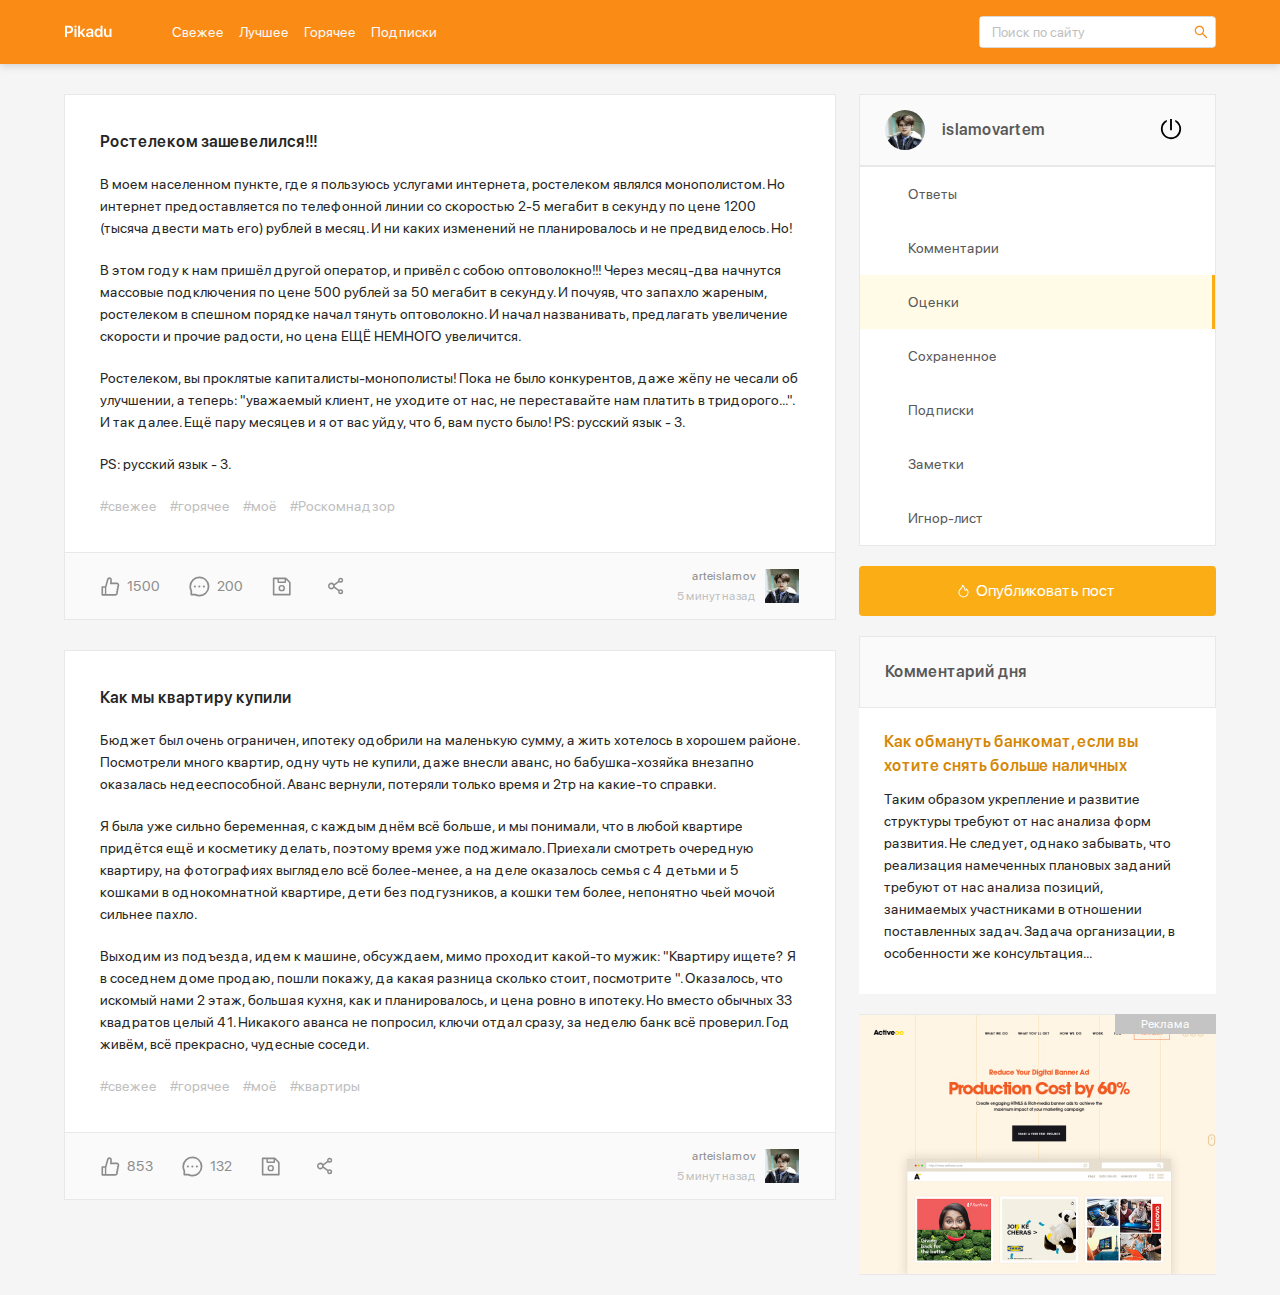
<file: index.html>
<!DOCTYPE html>
<html lang="ru">

<head>
	<meta charset="UTF-8">
	<meta name="viewport" content="width=device-width, initial-scale=1.0">
	<title>Pikadu - главная</title>
	<link rel="stylesheet" href="css/reset.css">
	<link rel="stylesheet" href="css/style.css">
</head>

<body>
	<header class="header">
		<div class="container">
			<div class="header__head">
				<a class="header__logo" href=""><img src="image/Pikadu.svg" alt="Логотип"></a>
				<nav class="header__nav">
					<ul class="header__ul">
						<li class="header__li"><a href="#">Свежее</a></li>
						<li class="header__li"><a href="#">Лучшее</a></li>
						<li class="header__li"><a href="#">Горячее</a></li>
						<li class="header__li"><a href="#">Подписки</a></li>
					</ul>
				</nav>
				<form action="#" class="header__form">
					<input type="search" class="header__search" placeholder="Поиск по сайту">
					<button class="header__btn"></button>
				</form>
				<a href="#" class="header__sidebar" id="header__sidebar">
					<span></span>
					<span></span>
					<span></span>
				</a>
			</div>
		</div>
	</header>
	<div class="contant container">
		<div class="contant-main">
			<main class="post">
				<div class="post__contant">
					<h1 class="post__title">Ростелеком зашевелился!!!</h1>
					<p class="post__text">В моем населенном пункте, где я пользуюсь услугами интернета, ростелеком являлся
						монополистом. Но интернет предоставляется по телефонной линии со скоростью 2-5 мегабит в секунду по цене
						1200
						(тысяча двести мать его) рублей в месяц. И ни каких изменений не планировалось и не предвиделось.
						Но!</p>
					<p class="post__text">В этом году к нам пришёл другой оператор, и привёл с собою оптоволокно!!! Через
						месяц-два
						начнутся массовые подключения по цене 500 рублей за 50 мегабит в секунду.
						И почуяв, что запахло жареным, ростелеком в спешном порядке начал тянуть оптоволокно. И начал названивать,
						предлагать увеличение скорости и прочие радости, но цена ЕЩЁ НЕМНОГО увеличится.</p>
					<p class="post__text">Ростелеком, вы проклятые капиталисты-монополисты! Пока не было конкурентов, даже жёпу не
						чесали об улучшении, а теперь: "уважаемый клиент, не уходите от нас, не переставайте нам платить в
						тридорого...". И так далее.
						Ещё пару месяцев и я от вас уйду, что б, вам пусто было!
						PS: русский язык - 3.</p>
					<p class="post__text">PS: русский язык - 3.</p>
					<div class="post__tags">
						<a href="#" class="post__tag">#свежее</a>
						<a href="#" class="post__tag">#горячее</a>
						<a href="#" class="post__tag">#моё</a>
						<a href="#" class="post__tag">#Роскомнадзор</a>
					</div>
				</div>
				<div class="post__footer">
					<div class="post__buttons">
						<div class="post__btn">
							<svg width="19" height="19" class="icon">
								<use xlink:href="image/icon.svg#comments"></use>
							</svg>
							<span class="post__counter">1500</span>
						</div>
						<div class="post__btn">
							<svg width="21" height="21" class="icon">
								<use xlink:href="image/icon.svg#like"></use>
							</svg>
							<span class="post__counter">200</span>

						</div>
						<div class="post__btn">
							<svg width="19" height="19" class="icon">
								<use xlink:href="image/icon.svg#save"></use>
							</svg></div>
						<div class="post__btn">
							<svg width="17" height="18" class="icon">
								<use xlink:href="image/icon.svg#share"></use>
							</svg></div>
					</div>
					<div class="post__avatar">
						<div class="post__info">
							<div class="post__name">arteislamov</div>
							<div class="post__time">5 минут назад</div>
						</div>
						<a href="#"><img class="post__image" src="image/face.jpg" alt=""></a>
					</div>
				</div>
			</main>
			<main class="post">
				<div class="post__contant">
					<h1 class="post__title">Как мы квартиру купили</h1>
					<p class="post__text">Бюджет был очень ограничен, ипотеку одобрили на маленькую сумму, а жить хотелось в
						хорошем
						районе. Посмотрели много квартир, одну чуть не купили, даже внесли аванс, но бабушка-хозяйка внезапно
						оказалась
						недееспособной. Аванс вернули, потеряли только время и 2тр на какие-то справки.</p>
					<p class="post__text">Я была уже сильно беременная, с каждым днём всё больше, и мы понимали, что в любой
						квартире
						придётся ещё и косметику делать, поэтому время уже поджимало.

						Приехали смотреть очередную квартиру, на фотографиях выглядело всё более-менее, а на деле оказалось семья с
						4
						детьми и 5 кошками в однокомнатной квартире, дети без подгузников, а кошки тем более, непонятно чьей мочой
						сильнее пахло.</p>
					<p class="post__text">Выходим из подъезда, идем к машине, обсуждаем, мимо проходит какой-то мужик: "Квартиру
						ищете? Я в соседнем доме продаю, пошли покажу, да какая разница сколько стоит, посмотрите ". Оказалось, что
						искомый нами 2 этаж, большая кухня, как и планировалось, и цена ровно в ипотеку. Но вместо обычных 33
						квадратов
						целый 41. Никакого аванса не попросил, ключи отдал сразу, за неделю банк всё проверил. Год живём, всё
						прекрасно,
						чудесные соседи.</p>
					<div class="post__tags">
						<a href="#" class="post__tag">#свежее</a>
						<a href="#" class="post__tag">#горячее</a>
						<a href="#" class="post__tag">#моё</a>
						<a href="#" class="post__tag">#квартиры</a>
					</div>
				</div>
				<div class="post__footer">
					<div class="post__buttons">
						<div class="post__btn">
							<svg width="19" height="19" class="icon">
								<use xlink:href="image/icon.svg#comments"></use>
							</svg>
							<span class="post__counter">853</span>
						</div>
						<div class="post__btn">
							<svg width="21" height="21" class="icon">
								<use xlink:href="image/icon.svg#like"></use>
							</svg>
							<span class="post__counter">132</span>

						</div>
						<div class="post__btn">
							<svg width="19" height="19" class="icon">
								<use xlink:href="image/icon.svg#save"></use>
							</svg></div>
						<div class="post__btn">
							<svg width="17" height="18" class="icon">
								<use xlink:href="image/icon.svg#share"></use>
							</svg></div>
					</div>
					<div class="post__avatar">
						<div class="post__info">
							<div class="post__name">arteislamov</div>
							<div class="post__time">5 минут назад</div>
						</div>
						<a href="#"><img class="post__image" src="image/face.jpg" alt=""></a>
					</div>
				</div>
			</main>
		</div>

		<aside class="sidebar">
			<div class="user">
				<img src="image/face.jpg" alt="" class="user__img">
				<div class="user__name">islamovartem</div>
				<div class="user__exit">
					<svg class="icon icon-exit">
						<use xlink:href="image/icon.svg#exit"></use>
					</svg>
				</div>
			</div>
			<nav class="sidebar__nav">
				<ul class="sidebar__ul">
					<li class="sidebar__li "><a href="#">Ответы</a></li>
					<li class="sidebar__li"><a href="#">Комментарии</a></li>
					<li class="sidebar__li sidebar__li-active"><a href="#">Оценки</a></li>
					<li class="sidebar__li"><a href="#">Сохраненное</a></li>
					<li class="sidebar__li"><a href="#">Подписки</a></li>
					<li class="sidebar__li"><a href="#">Заметки</a></li>
					<li class="sidebar__li"><a href="#">Игнор-лист</a></li>
				</ul>
			</nav>
			<a href="form.html" class="sidebar__btn">
				<svg class="icon icon-fire">
					<use xlink:href="image/icon.svg#fire"></use>
				</svg>
				<span class="sidebar__post">Опубликовать пост</span>
			</a>
			<div class="card">
				<div class="card__header">
					<div class="card__title">Комментарий дня</div>
				</div>
				<div class="card__body">
					<a href="#" class="card__name">Как обмануть банкомат, если вы хотите снять больше наличных</a>
					<div class="card__text">Таким образом укрепление и развитие структуры требуют от нас анализа форм развития. Не
						следует, однако забывать, что реализация намеченных плановых заданий требуют от нас анализа позиций,
						занимаемых участниками в отношении поставленных задач. Задача организации, в особенности же консультация...
					</div>
				</div>
			</div>
			<div class="promo">
			</div>
		</aside>
		<script src="js/main.js"></script>
	</div>
</body>


</html>
</file>
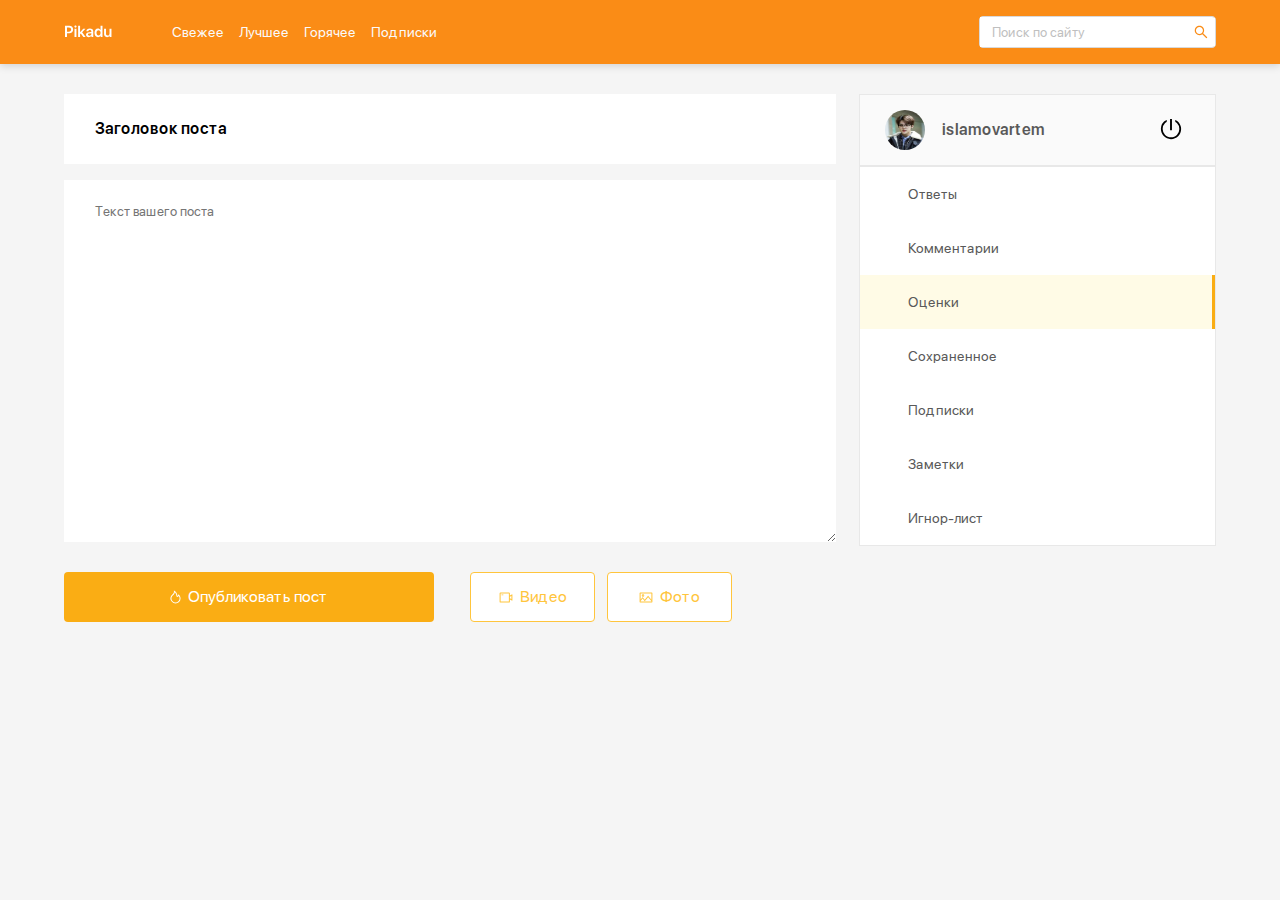
<file: form.html>
<!DOCTYPE html>
<html lang="ru">

<head>
	<meta charset="UTF-8">
	<meta name="viewport" content="width=device-width, initial-scale=1.0">
	<title>Pikadu - пост</title>
	<link rel="stylesheet" href="css/reset.css">
	<link rel="stylesheet" href="css/style.css">
</head>

<body>
	<header class="header">
		<div class="container">
			<div class="header__head">
				<a class="header__logo" href=""><img src="image/Pikadu.svg" alt="Логотип"></a>
				<nav class="header__nav">
					<ul class="header__ul">
						<li class="header__li"><a href="#">Свежее</a></li>
						<li class="header__li"><a href="#">Лучшее</a></li>
						<li class="header__li"><a href="#">Горячее</a></li>
						<li class="header__li"><a href="#">Подписки</a></li>
					</ul>
				</nav>
				<form action="#" class="header__form">
					<input type="search" class="header__search" placeholder="Поиск по сайту">
					<button class="header__btn"></button>
				</form>
				<a href="#" class="header__sidebar" id="header__sidebar">
					<span></span>
					<span></span>
					<span></span>
				</a>
			</div>
		</div>
	</header>
	<div class="contant container">
		<div class="contant-main">

			<form class="post-form" action="#" method="GET">
				<input class="post-form__title" type="text" name="title" placeholder="Заголовок поста">
				<textarea class="post-form__textarea" name="text" id="" placeholder="Текст вашего поста"></textarea>
				<div class="post-form__buttons">
					<a href="#" class="sidebar__btn sidebar__btn-post">
						<svg class="icon icon-fire">
							<use xlink:href="image/icon.svg#fire"></use>
						</svg>
						<span class="sidebar__post">Опубликовать пост</span>
					</a>
					<a href="#" class="sidebar__btn sidebar__btn-video">
						<svg class="icon icon-video">
							<use xlink:href="image/icon.svg#video"></use>
						</svg>
						<span class="sidebar__post1">Видео</span>
					</a><a href="#" class="sidebar__btn sidebar__btn-photo">
						<svg class="icon icon-photo">
							<use xlink:href="image/icon.svg#photo"></use>
						</svg>
						<span class="sidebar__post1">Фото</span>
					</a>
				</div>

			</form>

		</div>

		<aside class="sidebar">
			<div class="user">
				<img src="image/face.jpg" alt="" class="user__img">
				<div class="user__name">islamovartem</div>
				<div class="user__exit">
					<svg class="icon icon-exit">
						<use xlink:href="image/icon.svg#exit"></use>
					</svg>
				</div>
			</div>
			<nav class="sidebar__nav">
				<ul class="sidebar__ul">
					<li class="sidebar__li "><a href="#">Ответы</a></li>
					<li class="sidebar__li"><a href="#">Комментарии</a></li>
					<li class="sidebar__li sidebar__li-active"><a href="#">Оценки</a></li>
					<li class="sidebar__li"><a href="#">Сохраненное</a></li>
					<li class="sidebar__li"><a href="#">Подписки</a></li>
					<li class="sidebar__li"><a href="#">Заметки</a></li>
					<li class="sidebar__li"><a href="#">Игнор-лист</a></li>
				</ul>
			</nav>

		</aside>
		<script src="js/main.js"></script>
	</div>
</body>


</html>
</file>
<file: css/style.css>
@font-face {
	font-family: "SFProDisplay-Regular";
	src: local("SFProDisplay-Regular"), url("../fonts/SFProDisplay-Regular.woff") format("woff"),
		url("../fonts/SFProDisplay-Regular.woff2") format("woff2");
	font-weight: normal;
}
@font-face {
	font-family: "SFProDisplay-Semibold";
	src: local("SFProDisplay-Semibold"), url("../fonts/SFProDisplay-Semibold.woff") format("woff"),
		url("../fonts/SFProDisplay-Semibold.woff2") format("woff2");
	font-weight: bold;
}

/* Глобальные классы */
body {
	font-family: "SFProDisplay-Regular", sans-serif;
	background: #f5f5f5;
}
.container {
	max-width: 1200px;
	margin: 0 auto;
	width: 90%;
}
/* header */
.header {
	background: #fa8c16;
	padding: 16px 0;
	box-shadow: 0px 2px 8px rgba(0, 0, 0, 0.15);
	margin-bottom: 30px;
}

.header__head {
	display: flex;
	align-items: center;
	justify-content: space-between;
}
.header__logo {
	margin-right: 60px;
}
.header__nav {
	margin-right: auto;
}
.header__ul {
	display: flex;
}
.header__li:not(:last-child) {
	margin-right: 15px;
}
.header__li a {
	/* font-family: SF Pro Display; */
	font-size: 14px;
	line-height: 22px;

	color: #fafafa;
}
.header__form {
	max-width: 237px;
	width: 100%;
	height: 32px;
	background-color: #fff;
	display: flex;
	justify-content: space-between;
	align-items: center;
	border: 1px solid #d9d9d9;
	box-sizing: border-box;
	border-radius: 4px;
}
.header__search {
	padding-left: 12px;
	minwidth: 88%;
	height: 100%;
}

input[type="search"]::-moz-placeholder {
	color: #bfbfbf; /* Цвет подсказывающего текста */
}
input[type="search"]::-webkit-input-placeholder {
	color: #bfbfbf;
}
input[type="search"]:-ms-input-placeholder {
	color: #bfbfbf;
}
input[type="search"]::-ms-input-placeholder {
	color: #bfbfbf;
}
input[type="search"]::placeholder {
	color: #bfbfbf;
}

.header__btn {
	/* margin-right: 12px; */

	width: 12.5px;
	height: 12.5px;
	background: #fff url("../image/search.svg") center center no-repeat;
	padding: 14px;
}

/* post */
.contant {
	display: flex;
	justify-content: space-between;
}
.contant-main {
	width: 67%;
}
.post {
	/* max-width: 800px;
	 */
	background-color: #fff;
	border: 1px solid #e8e8e8;
	margin-bottom: 30px;
}
.post__contant {
	padding: 35px;
}
.post__title {
	font-family: "SFProDisplay-Semibold";
	font-weight: 600;
	font-size: 16px;
	line-height: 24px;
	color: #262626;
	margin-bottom: 19px;
}
.post__text {
	font-size: 14px;
	line-height: 22px;
	color: #262626;
	margin-bottom: 20px;
}
.post__tags {
}
.post__tag {
	font-size: 14px;
	line-height: 22px;
	color: #bfbfbf;
	margin-right: 10px;
}

.post__footer {
	padding: 13px 36px;
	background: #fafafa;
	border-top: 1px solid #e8e8e8;
	display: flex;
	justify-content: space-between;
}
.post__footer .icon {
	fill: #8c8c8c;
}

.post__buttons {
	display: flex;
	align-items: center;
}
.post__btn {
	display: flex;
	align-items: center;
	margin-right: 29px;
	cursor: pointer;
}
.post__counter {
	font-size: 14px;
	line-height: 22px;
	color: #8c8c8c;
}
.icon {
	margin-right: 7px;
}
.post__avatar {
	display: flex;
	align-items: center;
}
.post__name {
	font-size: 12px;
	line-height: 20px;
	text-align: right;
	color: #8c8c8c;
}
.post__time {
	font-size: 12px;
	line-height: 20px;
	text-align: right;
	color: #bfbfbf;
}
.post__image {
	margin-left: 9px;
	width: 34px;
	height: 34px;
}

/* sidebar */

.user__img {
}
.user__name {
}
.user__exit {
}
.icon {
}

.sidebar {
	width: 31%;
}
.user {
	padding: 15px 25px;
	background: #fafafa;
	border: 1px solid #e8e8e8;
	display: flex;
	align-items: center;
	justify-content: space-between;
}
.user__name {
	margin-right: auto;
	font-family: "SFProDisplay-SemiBold";
	font-size: 16px;
	line-height: 24px;
	color: #595959;
}
.user__img {
	margin-right: 17px;
	width: 40px;
	height: 40px;
	border-radius: 50%;
}
.icon-exit {
	fill: black;
	width: 24px;
	height: 24px;
}
.sidebar__nav {
	background-color: #fff;
	border: 1px solid #e8e8e8;
}
.sidebar__ul {
}
.sidebar__li a {
	display: block;
	padding: 16px 16px 16px 48px;
	font-size: 14px;
	line-height: 22px;

	color: #595959;
}

.sidebar__li:hover {
	background: #fffbe6;
}

.sidebar__li-active {
	border-right: 3px solid #faad14;
	background: #fffbe6;
}
.sidebar__btn {
	margin-top: 20px;
	display: block;
	height: 50px;
	width: 100%;
	background: #faad14;
	border-radius: 4px;
	display: flex;
	align-items: center;
	justify-content: center;
}
.sidebar__post {
	font-size: 16px;
	line-height: 24px;
	color: #ffffff;
}
.icon-fire {
	width: 11px;
	height: 14px;
	fill: #fff;
}

.card {
	margin-top: 20px;
}
.card__header {
	padding: 23px 25px;
	background: #fafafa;
	border: 1px solid #e8e8e8;
}
.card__title {
	font-family: "SFProDisplay-SemiBold";
	font-size: 16px;
	line-height: 24px;
	color: #595959;
}
.card__body {
	background-color: #fff;
	padding: 22px 40px 30px 25px;
}
.card__name {
	display: inline-block;
	margin-bottom: 10px;
	font-family: "SFProDisplay-SemiBold";
	font-size: 16px;
	line-height: 24px;

	color: #d48806;
}
.card__text {
	font-size: 14px;
	line-height: 22px;
	color: #262626;
}
.promo {
	margin-top: 20px;
	margin-bottom: 20px;
	position: relative;
	background-color: #fff;
	width: 100%;
	height: 261px;
	background: url("../image/promo.jpg") center center / cover no-repeat;
}
.promo:before {
	content: "Реклама";
	position: absolute;
	right: 0;
	top: 0;
	padding: 0px 26px;
	background: #c4c4c4;
	font-size: 12px;
	line-height: 20px;
	color: #ffffff;
}
.header__sidebar {
	display: none;
}

.post-form {
	display: flex;
	flex-direction: column;
}
.post-form__title {
	margin-bottom: 16px;
	height: 70px;
	padding-left: 31px;
}
.post-form__textarea {
	height: 362px;
	padding-left: 31px;
	padding-top: 23px;
}

.post-form__title::-moz-placeholder {
	font-size: 16px;
	line-height: 24px;
	color: #000000;
	font-family: "SFProDisplay-SemiBold";
}
.post-form__title::-webkit-input-placeholder {
	font-size: 16px;
	line-height: 24px;
	color: #000000;
	font-family: "SFProDisplay-SemiBold";
}
.post-form__title:-ms-input-placeholder {
	font-size: 16px;
	line-height: 24px;
	color: #000000;
	font-family: "SFProDisplay-SemiBold";
}
.post-form__title::-ms-input-placeholder {
	font-size: 16px;
	line-height: 24px;
	color: #000000;
	font-family: "SFProDisplay-SemiBold";
}
.post-form__title::placeholder {
	font-size: 16px;
	line-height: 24px;
	color: #000000;
	font-family: "SFProDisplay-SemiBold";
}
.post-form__buttons {
	margin-top: 10px;
}
.sidebar__btn-post {
	max-width: 370px;
	margin-right: 36px;
}
.sidebar__btn-video,
.sidebar__btn-photo {
	max-width: 125px;
	background: #ffffff;
	border: 1px solid #ffc53d;
	border-radius: 4px;
	font-size: 16px;
	line-height: 24px;
	color: #ffc53d;
}
.sidebar__btn-video {
	margin-right: 12px;
}
.icon-photo,
.icon-video {
	fill: #ffc53d;
	width: 14px;
	height: 11px;
}

.post-form__buttons {
	display: flex;
	align-items: center;
}

@media (max-width: 1000px) {
	.contant-main {
		margin-top: 90px;
	}
	.sidebar {
		display: none;
	}
	.contant-main {
		width: 100%;
	}
	.header__sidebar {
		margin-left: 10px;
		display: flex;
		flex-direction: column;
		justify-content: space-between;
		width: 30px;
		height: 20px;
	}
	.header__sidebar span {
		display: inline-block;
		height: 3px;
		width: 100%;
		background-color: #fff;
	}
	.header {
		position: fixed;
		width: 100%;
	}
	.sidebar-visible {
		display: block;
		position: fixed;
		max-width: 320px;
		width: 100%;
		right: 0;
		bottom: 0;
		top: 64px;
		background-color: #fff;
		overflow: auto;
	}
}

@media (max-width: 768px) {
	.header__nav {
		display: none;
	}
	.header__logo {
		margin-right: 0;
	}
}

@media (max-width: 530px) {
	.post__footer {
		flex-direction: column;
	}
	.post__info {
		order: 1;
	}
	.post__avatar {
		margin-top: 10px;
	}
	.post__name,
	.post__time {
		text-align: left;
	}
	.post__image {
		margin-left: 0;
		margin-right: 10px;
	}
	.post-form__buttons {
		flex-direction: column;
		align-items: flex-start;
	}
	.sidebar__btn-post {
		width: 100%;
		max-width: 100%;
	}
	.post-form__buttons .sidebar__btn {
		width: 100%;
		max-width: 100%;
	}
}
</file>
